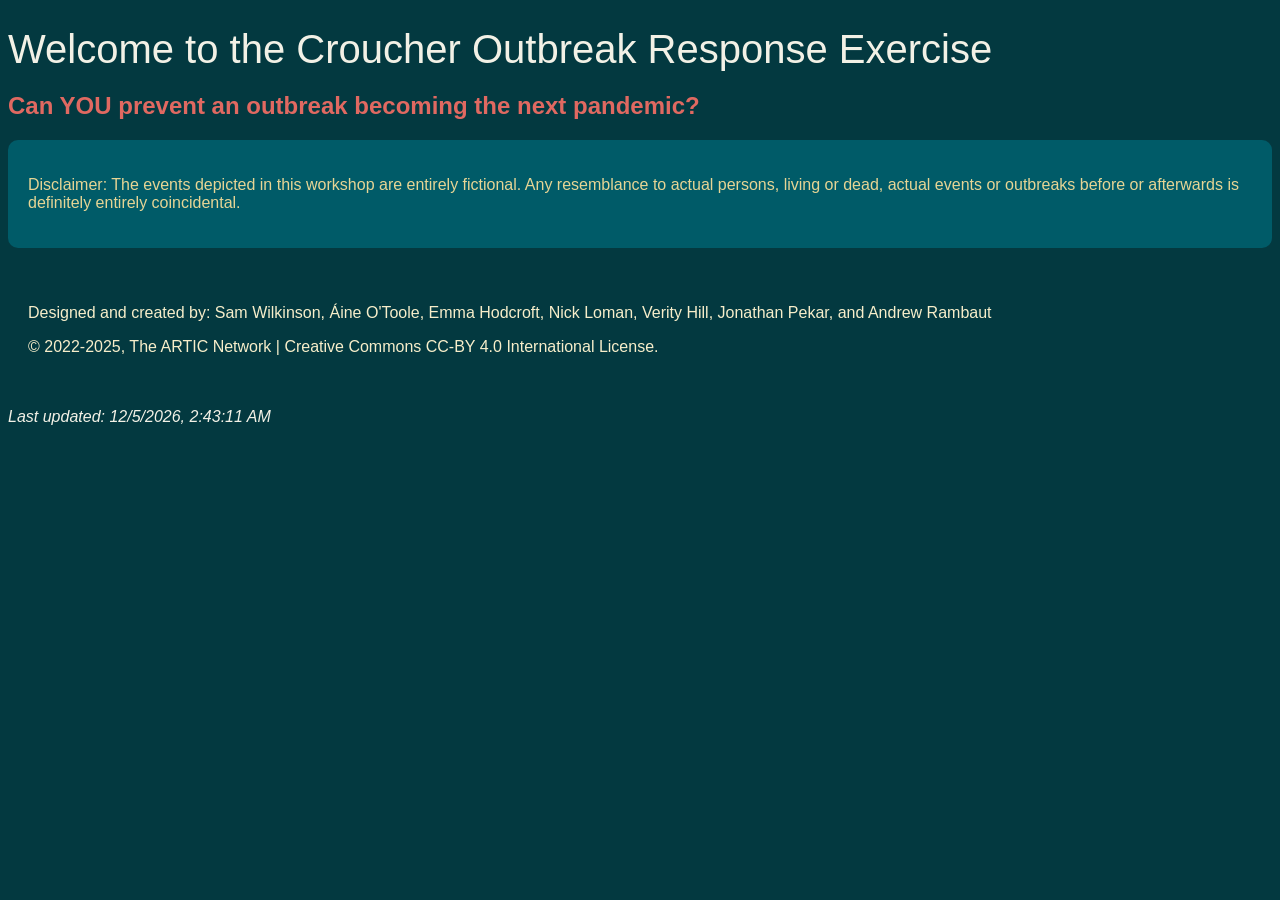
<file: activities/artic-lhfv-outbreak/documents/00_introduction.html>
<!DOCTYPE html>
<html lang="en">
<head>
    <meta charset="UTF-8">
    <meta name="viewport" content="width=device-width, initial-scale=1.0">
    <title>Sample Document 1</title>
    <style>
        body {
            font-family: "Helvetica Neue", Inter, Roboto, sans-serif;
            color: #F2F1E6;
            background-color: #033940;
        }
        h1 {
            font-size: 2.5em;
            font-weight: 40;
            margin-bottom: 20px;
        }
        h2 {
            color:#E06961}
        p {
        }
        a {
            color: inherit;
            text-decoration: inherit;
        }        
        .info {
            color: #E6D595;
            background: #005B68;
            padding: 20px;
            border-radius: 10px;
            margin-top: 20px;
            font-size: 1.0em;
            font-weight: 300;
        }
        .footer {
            color: #F7EECA;
            margin-top: 20px;
            padding: 20px;
            font-size: 1.0em;
            font-weight: 300;
        }
    </style>
</head>
<body>
    <h1>Welcome to the Croucher Outbreak Response Exercise</h1>
    <h2>Can YOU prevent an outbreak becoming the next pandemic?</h2>
    
    <div class="info">
        <p>Disclaimer: The events depicted
        in this workshop are entirely
        fictional. Any resemblance to
        actual persons, living or dead,
        actual events or outbreaks before
        or afterwards is definitely entirely
        coincidental.</p>
    </div>
    
    <div class="footer">
        <p>Designed and created by: Sam Wilkinson, Áine O'Toole, Emma Hodcroft, Nick Loman, Verity Hill, Jonathan Pekar, and Andrew Rambaut</p>
        <p><a href="https://artic.network" target="_blank">&copy; 2022-2025, The ARTIC Network</a> | Creative Commons CC-BY 4.0 International License.</p>
    </div>
    
  <p><em>Last updated: <span id="timestamp"></span></em></p>
    
    <script>
        document.getElementById('timestamp').textContent = new Date().toLocaleString();
    </script>
</body>
</html>
</file>
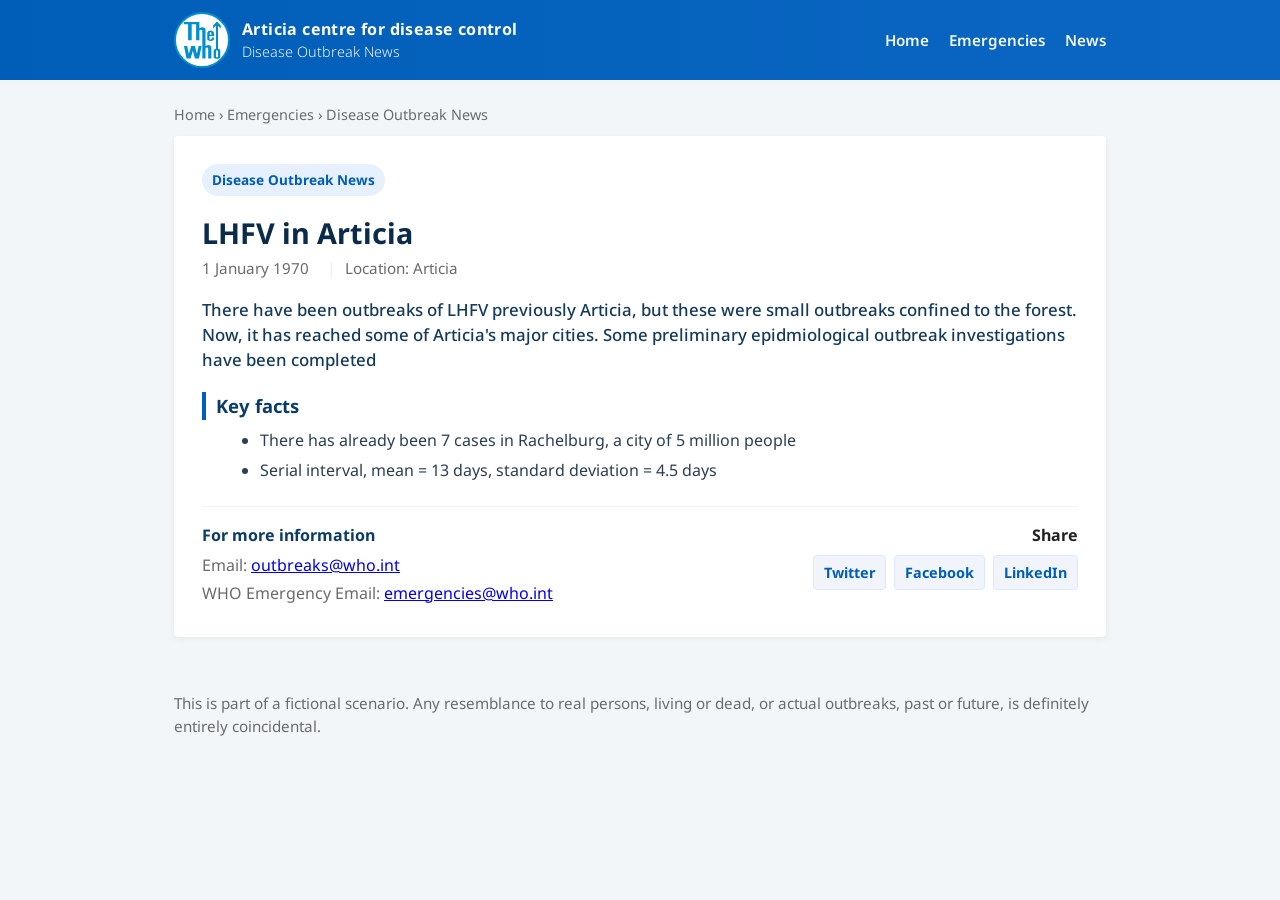
<file: activities/artic-lhfv-outbreak/documents/01_intro.html>
<!doctype html>
<html lang="en">
<head>
  <meta charset="utf-8" />
  <meta name="viewport" content="width=device-width,initial-scale=1" />
  <title>Disease Outbreak News — LHFV in Articia</title>
  <script src="../../js/setup.js"></script>
  <link href="https://fonts.googleapis.com/css2?family=Noto+Sans:wght@300;400;700;900&display=swap" rel="stylesheet">
  <link rel="stylesheet" href="../css/WHO_DON.css">
</head>
<body>
  <header class="site-header" role="banner">
    <div class="header-inner">
      <div class="who-mark">
        <img class="emblem" src="../assets/who_logo.svg" alt="WHO emblem" />
        <div class="site-title">
          <div class="who">Articia centre for disease control</div>
          <div class="site-name">Disease Outbreak News</div>
        </div>
      </div>
      <nav class="top-nav" aria-label="Main navigation">
        <a href="#" class="nav-link">Home</a>
        <a href="#" class="nav-link">Emergencies</a>
        <a href="#" class="nav-link">News</a>
      </nav>
    </div>
  </header>

  <main class="container" role="main">
    <nav class="breadcrumb" aria-label="Breadcrumb">
      <a href="#">Home</a> › <a href="#">Emergencies</a> › <a href="#">Disease Outbreak News</a>
    </nav>

    <article class="don-article" aria-labelledby="don-title">
      <div class="eyebrow">Disease Outbreak News</div>

      <header class="article-header">
        <h1 id="don-title" class="title">LHFV in Articia</h1>

        <div class="meta">
          <span class="meta-item date">Date: 1st July 2026</span>
          <span class="meta-sep">|</span>
          <span class="meta-item location">Location: Articia</span>
        </div>

        <div class="hero-media" role="img" aria-label="Placeholder image">
          <div img="media-placeholder" src="../data/articia_map.png" >
          <!-- <img src="../data/articia_map.png" alt="WHO emblem" /> -->
        </div>
      </header>

      <section class="lede">
        <p class="lead">There have been outbreaks of LHFV previously Articia, but these were small outbreaks confined to the forest. Now, it has reached some of Articia's major cities. Some preliminary epidmiological outbreak investigations have been completed</p>
      </section>

      <section class="section" id="key-facts">
        <h2>Key facts</h2>
        <ul>
          <li>There has already been 7 cases in Rachelburg, a city of 5 million people</li>
          <li>Serial interval, mean = 13 days, standard deviation = 4.5 days</li>
        </ul>
      </section>


      <footer class="article-footer">
        <div class="contact-card">
          <h3>For more information</h3>
          <p>Email: <a href="mailto:outbreaks@who.int">outbreaks@who.int</a></p>
          <p>WHO Emergency Email: <a href="mailto:emergencies@who.int">emergencies@who.int</a></p>
        </div>

        <div class="share">
          <strong>Share</strong>
          <div class="share-buttons">
            <a href="#" class="share-btn">Twitter</a>
            <a href="#" class="share-btn">Facebook</a>
            <a href="#" class="share-btn">LinkedIn</a>
          </div>
        </div>
      </footer>
    </article>
  </main>

  <footer class="site-footer" role="contentinfo">
    <div class="footer-inner">
      <p>This is part of a fictional scenario. Any resemblance to real persons, living or dead, or actual outbreaks, past or future, is definitely entirely coincidental.</p>
    </div>
  </footer>

  <script>
    setup();
  </script>

</body>
</html>
</file>
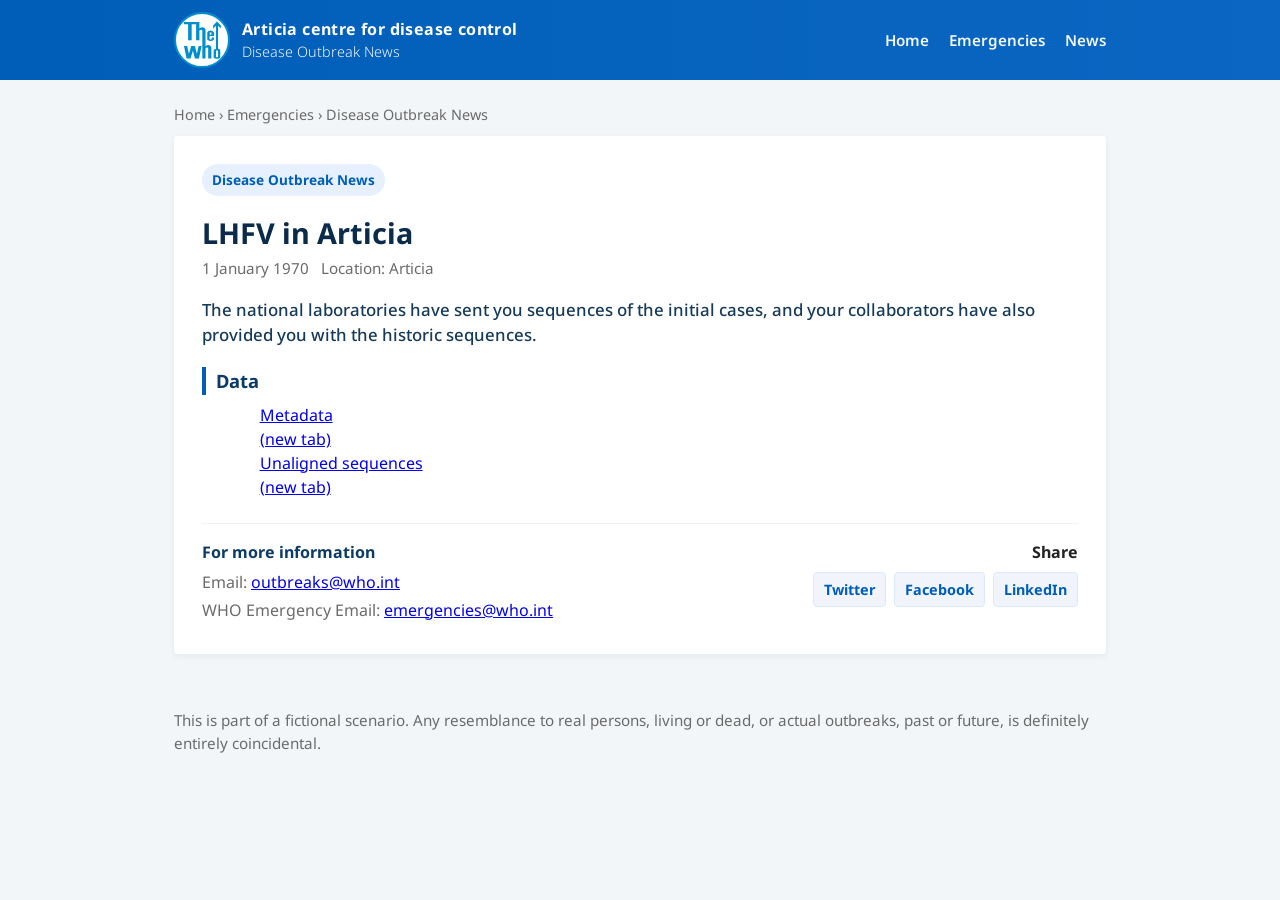
<file: activities/artic-lhfv-outbreak/documents/day1.html>
<!doctype html>
<html lang="en">
<head>
  <meta charset="utf-8" />
  <meta name="viewport" content="width=device-width,initial-scale=1" />
  <title>Disease Outbreak News — LHFV in Articia</title>
  <script src="../../js/setup.js"></script>
  <link href="https://fonts.googleapis.com/css2?family=Noto+Sans:wght@300;400;700;900&display=swap" rel="stylesheet">
  <link rel="stylesheet" href="../css/WHO_DON.css">
</head>
<body>
  <header class="site-header" role="banner">
    <div class="header-inner">
      <div class="who-mark">
        <img class="emblem" src="../assets/who_logo.svg" alt="WHO emblem" />
        <div class="site-title">
          <div class="who">Articia centre for disease control</div>
          <div class="site-name">Disease Outbreak News</div>
        </div>
      </div>
      <nav class="top-nav" aria-label="Main navigation">
        <a href="#" class="nav-link">Home</a>
        <a href="#" class="nav-link">Emergencies</a>
        <a href="#" class="nav-link">News</a>
      </nav>
    </div>
  </header>

  <main class="container" role="main">
    <nav class="breadcrumb" aria-label="Breadcrumb">
      <a href="#">Home</a> › <a href="#">Emergencies</a> › <a href="#">Disease Outbreak News</a>
    </nav>

    <article class="don-article" aria-labelledby="don-title">
      <div class="eyebrow">Disease Outbreak News</div>

      <header class="article-header">
        <h1 id="don-title" class="title">LHFV in Articia</h1>

        <div class="meta">
          <span class="meta-item date">Date: 1st July 2026</span>
          <span class="meta-item location">Location: Articia</span>
        </div>

        <div class="hero-media" role="img" aria-label="Placeholder image">
          <div img="media-placeholder" src="../data/articia_map.png" >
          <!-- <img src="../data/articia_map.png" alt="WHO emblem" /> -->
        </div>
      </header>

      <section class="lede">
        <p class="lead">The national laboratories have sent you sequences of the initial cases, and your collaborators have also provided you with the historic sequences.</p>
      </section>

     <section class="section" id="data">
        <h2>Data</h2>
        <ul>
        <div style="text-wrap: none;">
          <a class="btn" href="../data/data1.plusUTRs.csv" target="_blank" rel="noopener"><div>Metadata</div><div>(new&nbsp;tab)</div></a>
        </div>
        <div style="text-wrap: none;">
          <a class="btn" href="../data/data1.plusUTRs.fasta" target="_blank" rel="noopener"><div>Unaligned sequences</div><div>(new&nbsp;tab)</div></a>
        </div>
        </ul>
      </section>


      <footer class="article-footer">
        <div class="contact-card">
          <h3>For more information</h3>
          <p>Email: <a href="mailto:outbreaks@who.int">outbreaks@who.int</a></p>
          <p>WHO Emergency Email: <a href="mailto:emergencies@who.int">emergencies@who.int</a></p>
        </div>

        <div class="share">
          <strong>Share</strong>
          <div class="share-buttons">
            <a href="#" class="share-btn">Twitter</a>
            <a href="#" class="share-btn">Facebook</a>
            <a href="#" class="share-btn">LinkedIn</a>
          </div>
        </div>
      </footer>
    </article>
  </main>

  <footer class="site-footer" role="contentinfo">
    <div class="footer-inner">
      <p>This is part of a fictional scenario. Any resemblance to real persons, living or dead, or actual outbreaks, past or future, is definitely entirely coincidental.</p>
    </div>
  </footer>

  <script>
    setup();
  </script>

</body>
</html>
</file>
<file: activities/artic-lhfv-outbreak/css/WHO_DON.css>
/* WHO_DON.css
   A standalone stylesheet to approximate the styling of a WHO Disease Outbreak News bulletin.
   Replace placeholder text and images with real content as needed.
*/

:root{
  --who-blue: #005EB8;
  --muted: #6b6b6b;
  --bg: #f3f6f8;
  --card-bg: #ffffff;
  --max-width: 980px;
  --radius: 4px;
  --accent: #0074d9;
  --text: #222;
  --container-padding: 24px;
  --font-sans: "Noto Sans", system-ui, -apple-system, "Segoe UI", Roboto, "Helvetica Neue", Arial;
}

*{box-sizing:border-box}
html,body{height:100%}
body{
  margin:0;
  background:var(--bg);
  color:var(--text);
  font-family:var(--font-sans);
  -webkit-font-smoothing:antialiased;
  -moz-osx-font-smoothing:grayscale;
  line-height:1.5;
  font-size:16px;
}

/* Header */
.site-header{
  background:linear-gradient(90deg,var(--who-blue), #0a66c2);
  color:#fff;
  padding:12px 0;
}
.header-inner{
  max-width:var(--max-width);
  margin:0 auto;
  display:flex;
  align-items:center;
  justify-content:space-between;
  padding:0 var(--container-padding);
}
.who-mark{display:flex;align-items:center;gap:12px}
.emblem{
  width:56px;height:56px;border-radius:50%;
  background:rgba(255,255,255);
  border:2px solid #008ECD; 
  flex:0 0 56px;
}
.site-title .who{font-weight:700;letter-spacing:0.4px}
.site-title .site-name{font-weight:300;font-size:0.9rem;opacity:0.95}

.top-nav .nav-link{
  color:rgba(255,255,255,0.95);
  text-decoration:none;
  margin-left:16px;
  font-weight:600;
  font-size:0.95rem;
}

/* Main container */
.container{
  max-width:var(--max-width);
  margin:24px auto;
  padding:0 var(--container-padding);
}

/* Breadcrumb */
.breadcrumb{
  font-size:0.9rem;
  color:var(--muted);
  margin-bottom:10px;
}
.breadcrumb a{color:var(--muted);text-decoration:none}

/* Article card */
.don-article{
  background:var(--card-bg);
  border-radius:var(--radius);
  box-shadow:0 2px 6px rgba(18,35,43,0.06);
  padding:28px;
  overflow:hidden;
}

/* Eyebrow label */
.eyebrow{
  display:inline-block;
  background:#e6f0ff;
  color:var(--who-blue);
  font-weight:700;
  padding:6px 10px;
  border-radius:16px;
  font-size:0.85rem;
  margin-bottom:12px;
}

/* Title and meta */
.article-header .title{
  margin:8px 0 8px;
  font-size:1.8rem;
  line-height:1.15;
  font-weight:700;
  color:#0b2b4a;
}
.meta{
  color:var(--muted);
  font-size:0.95rem;
  margin-bottom:16px;
}
.meta-item{margin-right:8px}
.meta-sep{color:rgba(0,0,0,0.08);padding:0 6px}

/* Hero media placeholder */
.hero-media{margin:16px 0}
.media-placeholder{
  background:linear-gradient(90deg,#e9eef6,#f5f7fb);
  border:1px solid #e1e6ef;
  border-radius:6px;
  height:220px;
  display:flex;
  align-items:center;
  justify-content:center;
  color:var(--muted);
  font-weight:600;
}

/* Lede */
.lede .lead{
  font-size:1.05rem;
  font-weight:500;
  margin-bottom:18px;
  color:#153a5a;
}

/* Sections */
.section{margin:20px 0}
.section h2{
  font-size:1.15rem;
  margin:0 0 8px;
  color:#0b3b66;
  border-left:4px solid var(--who-blue);
  padding-left:10px;
  font-weight:700;
}
.section p{margin:0 0 12px;color:#2b3f54}
.section ul, .section ol{margin:8px 0 12px 1.1rem;color:#2b3f54}
.section li{margin:6px 0}

/* Article footer */
.article-footer{
  display:flex;
  gap:20px;
  align-items:flex-start;
  margin-top:24px;
  border-top:1px solid #eef3f7;
  padding-top:16px;
}
.contact-card h3{margin:0 0 6px;font-size:1rem;color:#0b3b66}
.contact-card p{margin:4px 0;color:var(--muted)}

.share{margin-left:auto;text-align:right}
.share-buttons{display:flex;gap:8px;justify-content:flex-end;margin-top:8px}
.share-btn{
  background:#f1f5fb;border:1px solid #dbe9ff;padding:6px 10px;border-radius:4px;
  color:var(--who-blue);text-decoration:none;font-weight:700;font-size:0.9rem;
}

/* Footer */
.site-footer{margin-top:24px;padding:16px 0;background:transparent}
.footer-inner{max-width:var(--max-width);margin:0 auto;padding:0 var(--container-padding);color:var(--muted);font-size:0.95rem}

/* Responsive */
@media (max-width:720px){
  .header-inner{padding:0 16px}
  .container{padding:0 16px}
  .article-header .title{font-size:1.4rem}
  .hero-media .media-placeholder{height:160px}
  .article-footer{flex-direction:column;align-items:stretch}
  .share{margin-left:0;text-align:left}
}
</file>
